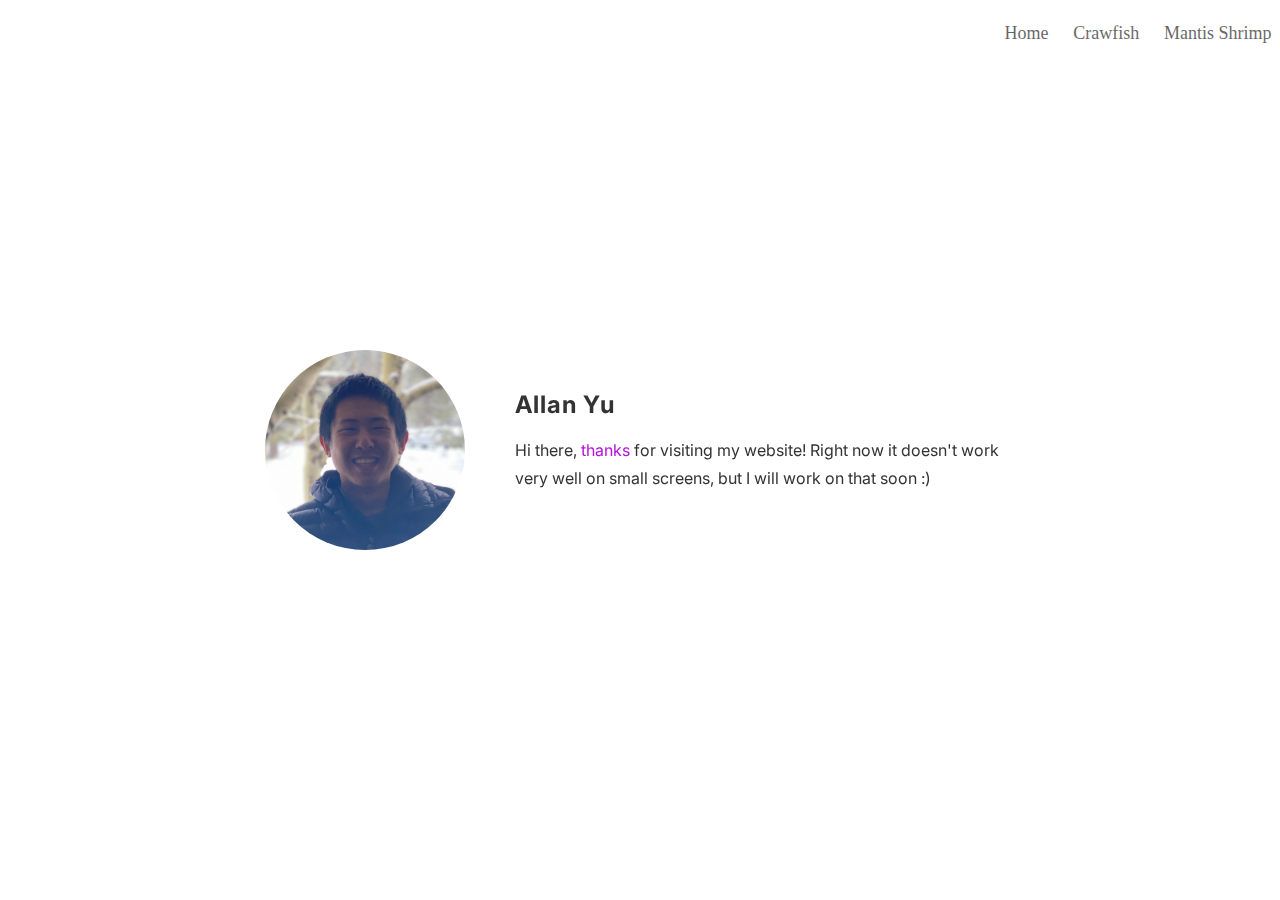
<file: index.html>
<!DOCTYPE html>
<html>
	<head>
		<title>Home</title>
		<link rel="stylesheet" type="text/css" href="assets/css/index.css">
		<link href="https://fonts.googleapis.com/css2?family=Inter&display=swap" rel="stylesheet">
		<meta charset="utf-8">
	</head>
	<body>
		<div class="content">
			<div class="navbar">
				<div class="navbar-item" id="home"><a href="index.html" style="color: black; text-decoration: none;">Home</a></div>
				<div class="navbar-item" id="crawfish"><a href="crawfish.html" style="color: black; text-decoration: none;">Crawfish</a></div>
				<div class="navbar-item" id="shrimp"><a href="shrimp.html" style="color: black; text-decoration: none;">Mantis Shrimp</a></div>
			</div>
			<div class="main">
				<div class="contentContainer">
					<img id="profile-pic" src="assets/images/allanyu.jpg" alt="Profile Pic">
					<div class="textContainer">
						<h2>Allan Yu</h2>
						<p>Hi there, <a href="birb.html" style="color: #B311DE; text-decoration: none;">thanks</a> for visiting my website! Right now it doesn't work very well on small screens, but I will work on that soon :)</p>
					</div>
				</div>
			</div>
		</div>
	</body>
	<script src="https://code.jquery.com/jquery-1.11.0.min.js"></script>
	<script src="assets/js/index.js"></script>
</html>
</file>
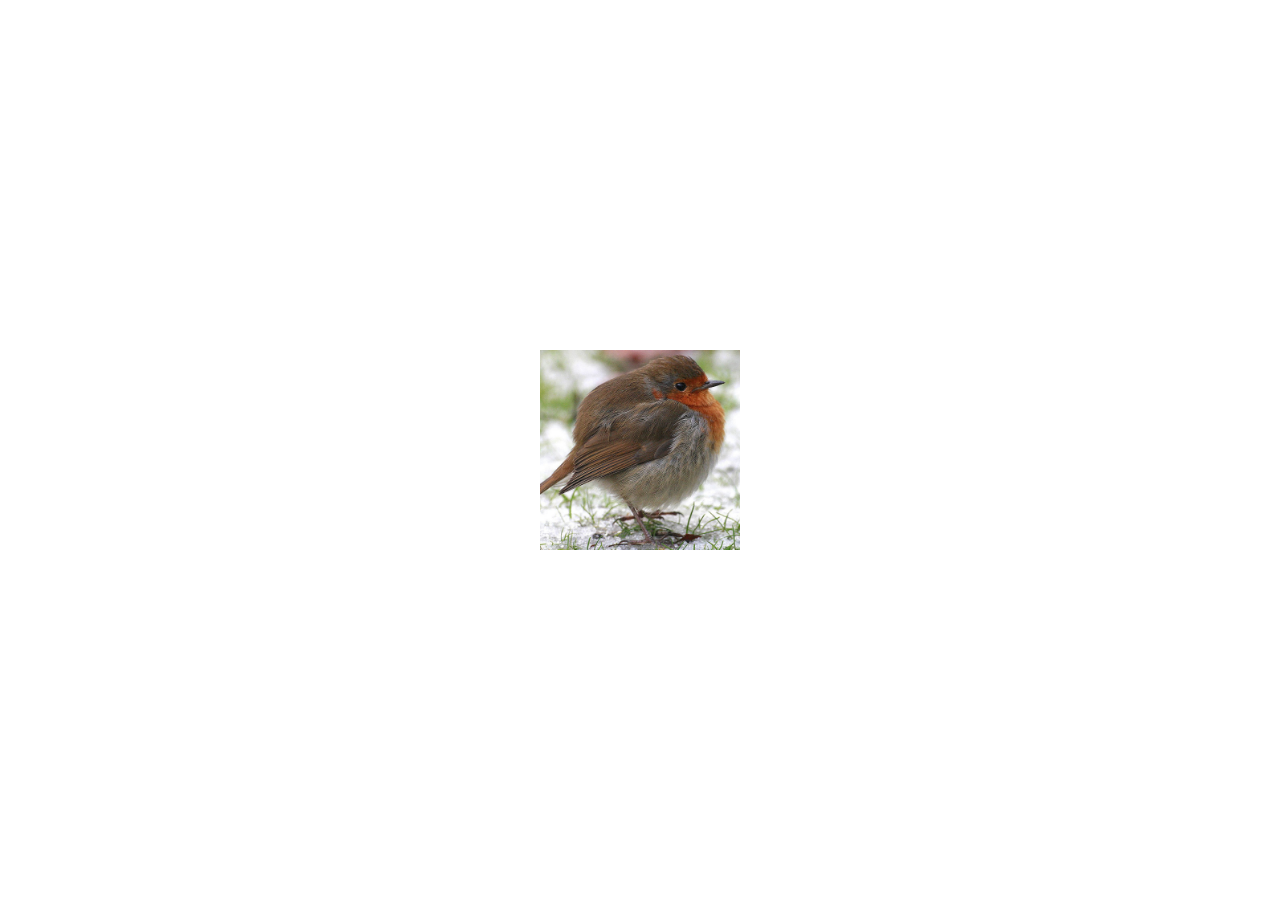
<file: birb.html>
<!DOCTYPE html>
<html>
	<head>
		<link rel="stylesheet" type="text/css" href="assets/css/birb.css">
	</head>
	<div id="birb"><img width="200px" height="200px" src="assets/images/fatbirb.jpg" alt="a bird"></div>
	<script src="https://code.jquery.com/jquery-1.11.0.min.js"></script>
	<script src="assets/js/birb.js"></script>
</html>
</file>
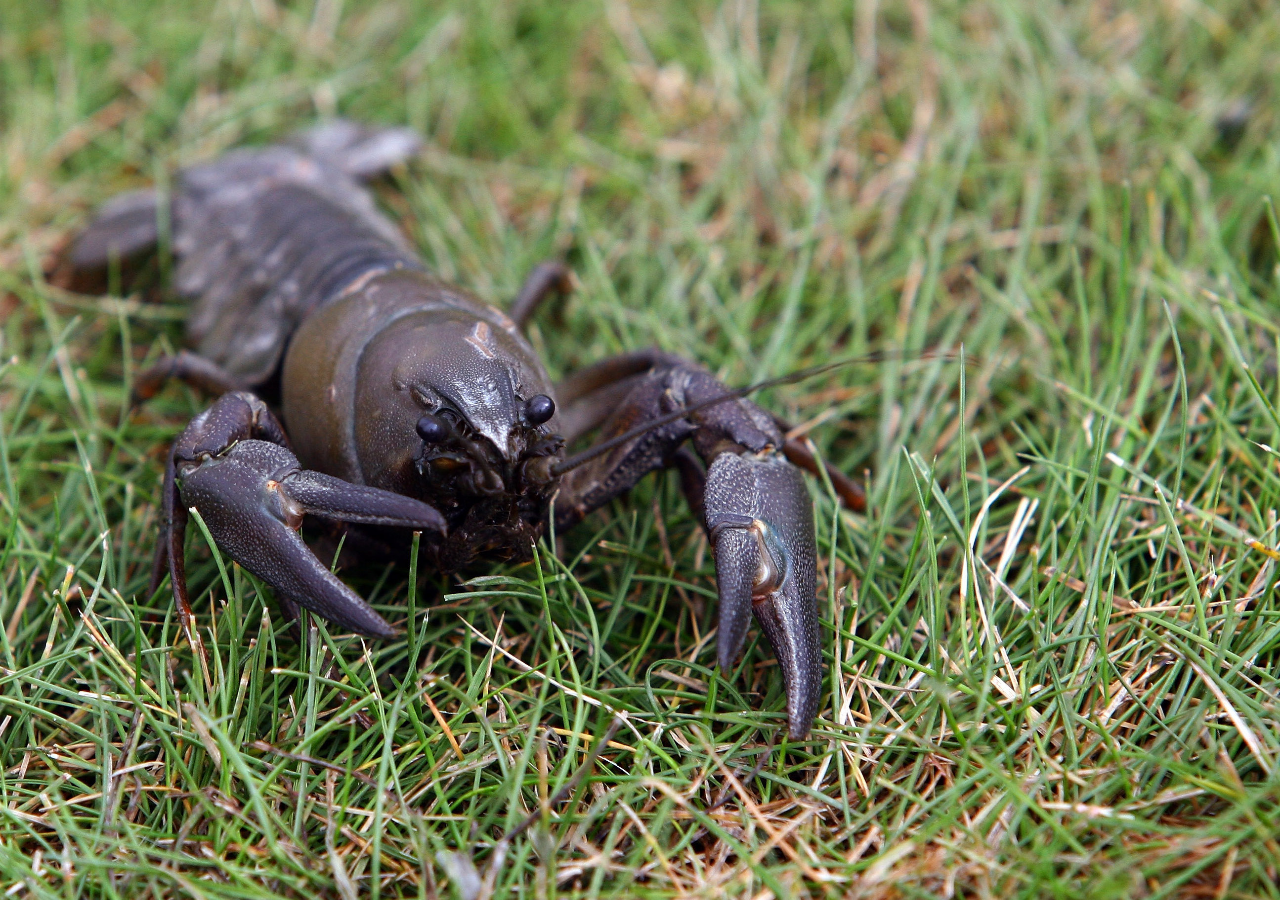
<file: crawfish.html>
<!DOCTYPE html>
<html>
	<head>
		<title>Crawfish</title>
		<link rel="stylesheet" type="text/css" href="assets/css/crawfish.css">
		<link href="https://fonts.googleapis.com/css?family=Julius+Sans+One" rel="stylesheet">
		<meta charset="utf-8">
		<link href="https://fonts.googleapis.com/css?family=Gaegu" rel="stylesheet">
	</head>
	<body>
		<div><img id="crawfish-pic" src="assets/images/crawfish.jpg" alt="crawfish"></div>
		<div class="content">
			<div class="navbar">
				<div class="navbar-item" id="home"><a href="index.html" style="color: black; text-decoration: none;">Home</a></div>
				<div class="navbar-item" id="crawfish"><a href="crawfish.html" style="color: black; text-decoration: none;">Crawfish</a></div>
				<div class="navbar-item" id="shrimp"><a href="shrimp.html" style="color: black; text-decoration: none;">Mantis Shrimp</a></div>
			</div>
			<div class="main">
				<div id="name"><h1>Bob the Crawfish</h1></div>
				<div class="box">
					<div id="about" align="right">One day in <div class="num"><a href="birb.html" style="color: #B311DE; text-decoration: none;">fifth</a></div> grade, my science teacher gave out some crawfish, so I took one home and named him Bob. Bob went missing after <div class="num"><a href="birb.html" style="color: #B311DE; text-decoration: none;">three</a></div> days.</div>
					<div id="about2" align="right"><div class="num"><a href="birb.html" style="color: #B311DE; text-decoration: none;">Six</a></div> months later, I found him </br>under a cupboard.</div>
				</div>
				<!--<div class="circle"><div class="image-swap"></div></div>-->
			</div>
		</div>
	</body>
	<script src="https://code.jquery.com/jquery-1.11.0.min.js"></script>
	<script src="assets/js/crawfish.js"></script>
</html>
</file>
<file: assets/css/index.css>
body {
    margin: 0px;
    color: #333333;
}

/* navbar */
.navbar {
    position: relative;
    width: 100%;
    height: 60px;
    display: flex;
    align-items: center;
    margin-top: .3%;
}

#home {
    display: flex;
    justify-content: center;
    align-items: center;
    font-size: 18px;
    padding: 6px;
    color: black;
    opacity: .6;
    transition: .25s;
    margin-left: 78%;
}

#home:hover {
    cursor: pointer;
    opacity: 1;
}

#crawfish {
    display: flex;
    justify-content: center;
    align-items: center;
    font-size: 18px;
    padding: 6px;
    color: black;
    opacity: .6;
    transition: .25s;
    margin-left: 1%;
}

#crawfish:hover {
    cursor: pointer;
    opacity: 1;
}

#shrimp {
    display: flex;
    justify-content: center;
    align-items: center;
    font-size: 18px;
    padding: 6px;
    color: black;
    opacity: .6;
    transition: .25s;
    margin-left: 1%;
}

#shrimp:hover {
    cursor: pointer;
    opacity: 1;
}

/* actual page */
.contentContainer {
    position: fixed;
    top: 0;
    width: 100%;
    height: 100%;
    max-width: 900px;
    display: flex;
    align-items: center;
    justify-content: center;
    box-sizing: border-box;
    padding: 50px;
    left: 50%;
    -webkit-transform: translateX(-50%);
    transform: translateX(-50%);
}

#profile-pic {
    width: 200px;
    height: 200px;
    border-radius: 50%;
    opacity: 1;
    transition: .25s;
    margin-right: 50px;
}

#profile-pic:hover {
    opacity: .8;
}

.textContainer {
    text-align: left;
    max-width: 500px;
    line-height: 1.8em;
    display: flex;
    flex-direction: column;
    justify-content: center;
}

h2 {
    margin: 0px 0px;
    font-family: 'Inter', sans-serif;
    font-weight: bold;
    letter-spacing: 1px;
}

p {
    font-family: 'Inter', sans-serif;
}

a {
    display: inline;
    transition: .25s;
}

a:hover {
    opacity: .6;
}
</file>
<file: assets/css/birb.css>
body {
    margin: 0px;
    color: #333333;
}

#birb {
    display: flex;
    align-items: center;
    justify-content: center;
    height: 100vh;
}

img:hover {
    cursor: pointer;
}
</file>
<file: assets/css/crawfish.css>
body {
    margin: 0px;
    color: #333333;
}

#crawfish-pic {
    z-index: -1;
    position: absolute;
    width: 100%;
    height: 100%;
}

@keyframes fadeInBackground {
    from { opacity: 1; }
    to { opacity: .4; }
}

/* navbar */
.navbar {
    position: absolute;
    width: 100%;
    height: 60px;
    display: flex;
    align-items: center;
    margin-top: .3%;
}

#home {
    display: flex;
    justify-content: center;
    align-items: center;
    font-size: 18px;
    padding: 6px;
    color: black;
    opacity: .6;
    transition: .25s;
    margin-left: 78%;
}

#home:hover {
    cursor: pointer;
    opacity: 1;
}

#crawfish {
    display: flex;
    justify-content: center;
    align-items: center;
    font-size: 18px;
    padding: 6px;
    color: black;
    opacity: .6;
    transition: .25s;
    margin-left: 1%;
}

#crawfish:hover {
    cursor: pointer;
    opacity: 1;
}

#shrimp {
    display: flex;
    justify-content: center;
    align-items: center;
    font-size: 18px;
    padding: 6px;
    color: black;
    opacity: .6;
    transition: .25s;
    margin-left: 1%;
}

#shrimp:hover {
    cursor: pointer;
    opacity: 1;
}

/* actual page */
h1 {
    margin: 0px 0px;
    font-family: 'Julius Sans One', sans-serif;
    font-size: 60px;
    font-weight: bold;
    letter-spacing: 4px;
    color: #B311DE;
}

#name {
    width: 47%;
    position: absolute;
    margin: 8% 53%;
}

#about {
    font-family: 'Gaegu', cursive;
    font-size: 30px;
}

#about2 {
    font-family: 'Gaegu', cursive;
    font-size: 30px;
}

.box {
    position: absolute;
    height: 400px;
    width: 600px;
    margin: 12% 54.5%;
}

.num {
    display: inline;
    color: #B311DE;
    transition: .25;
}

.num:hover {
    opacity: .6;
}
</file>
